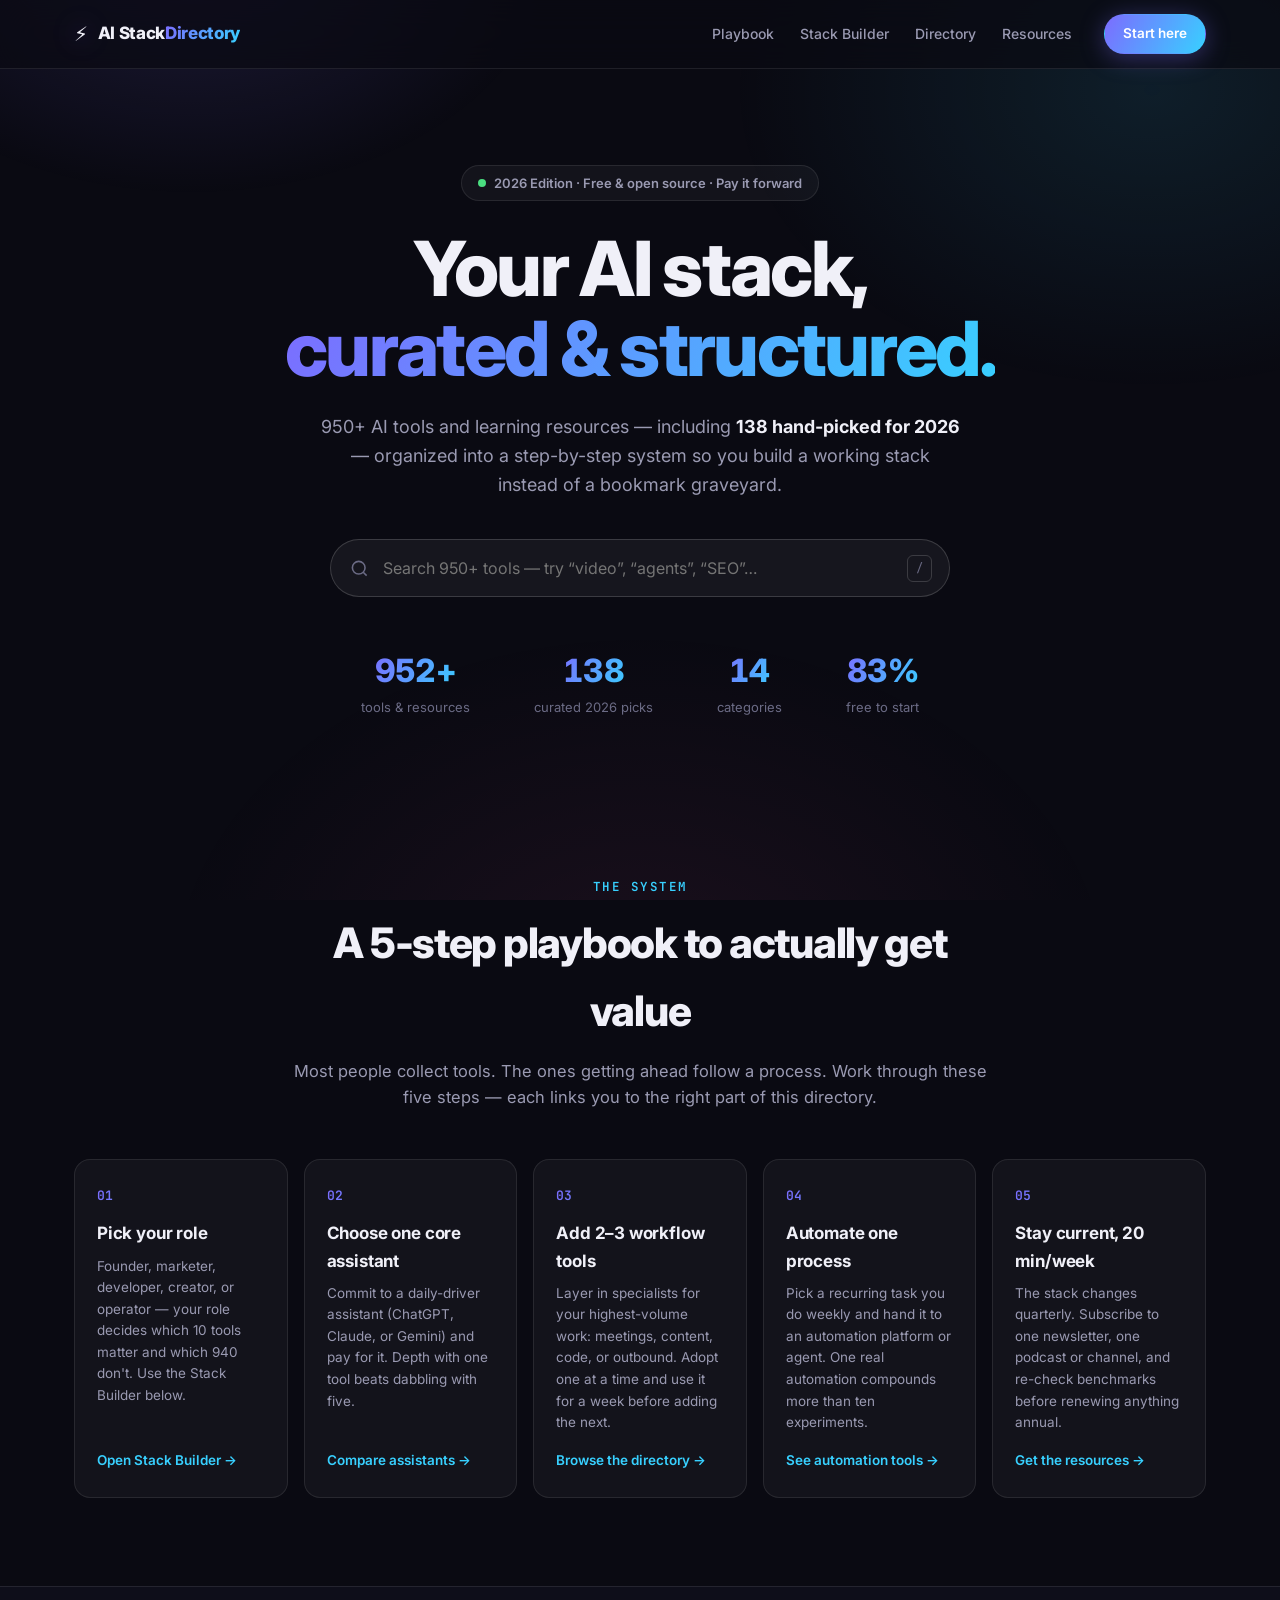
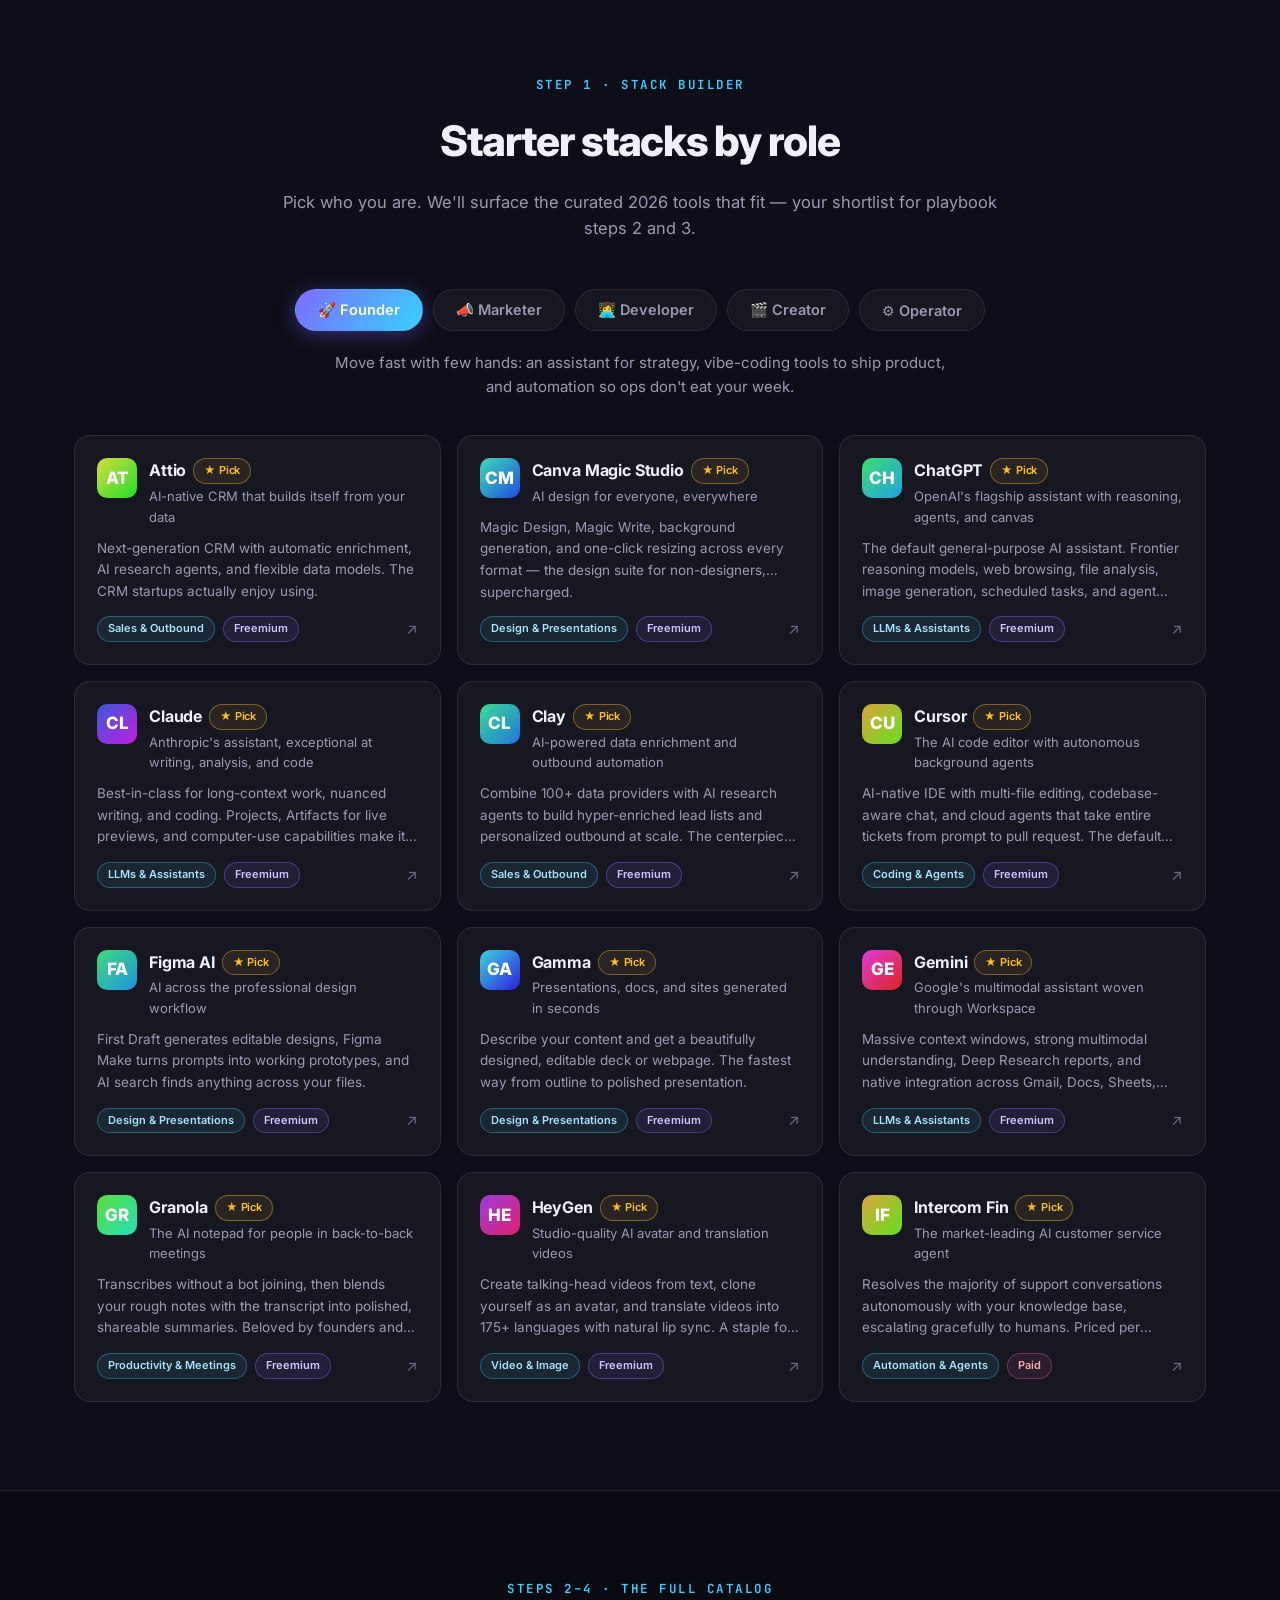
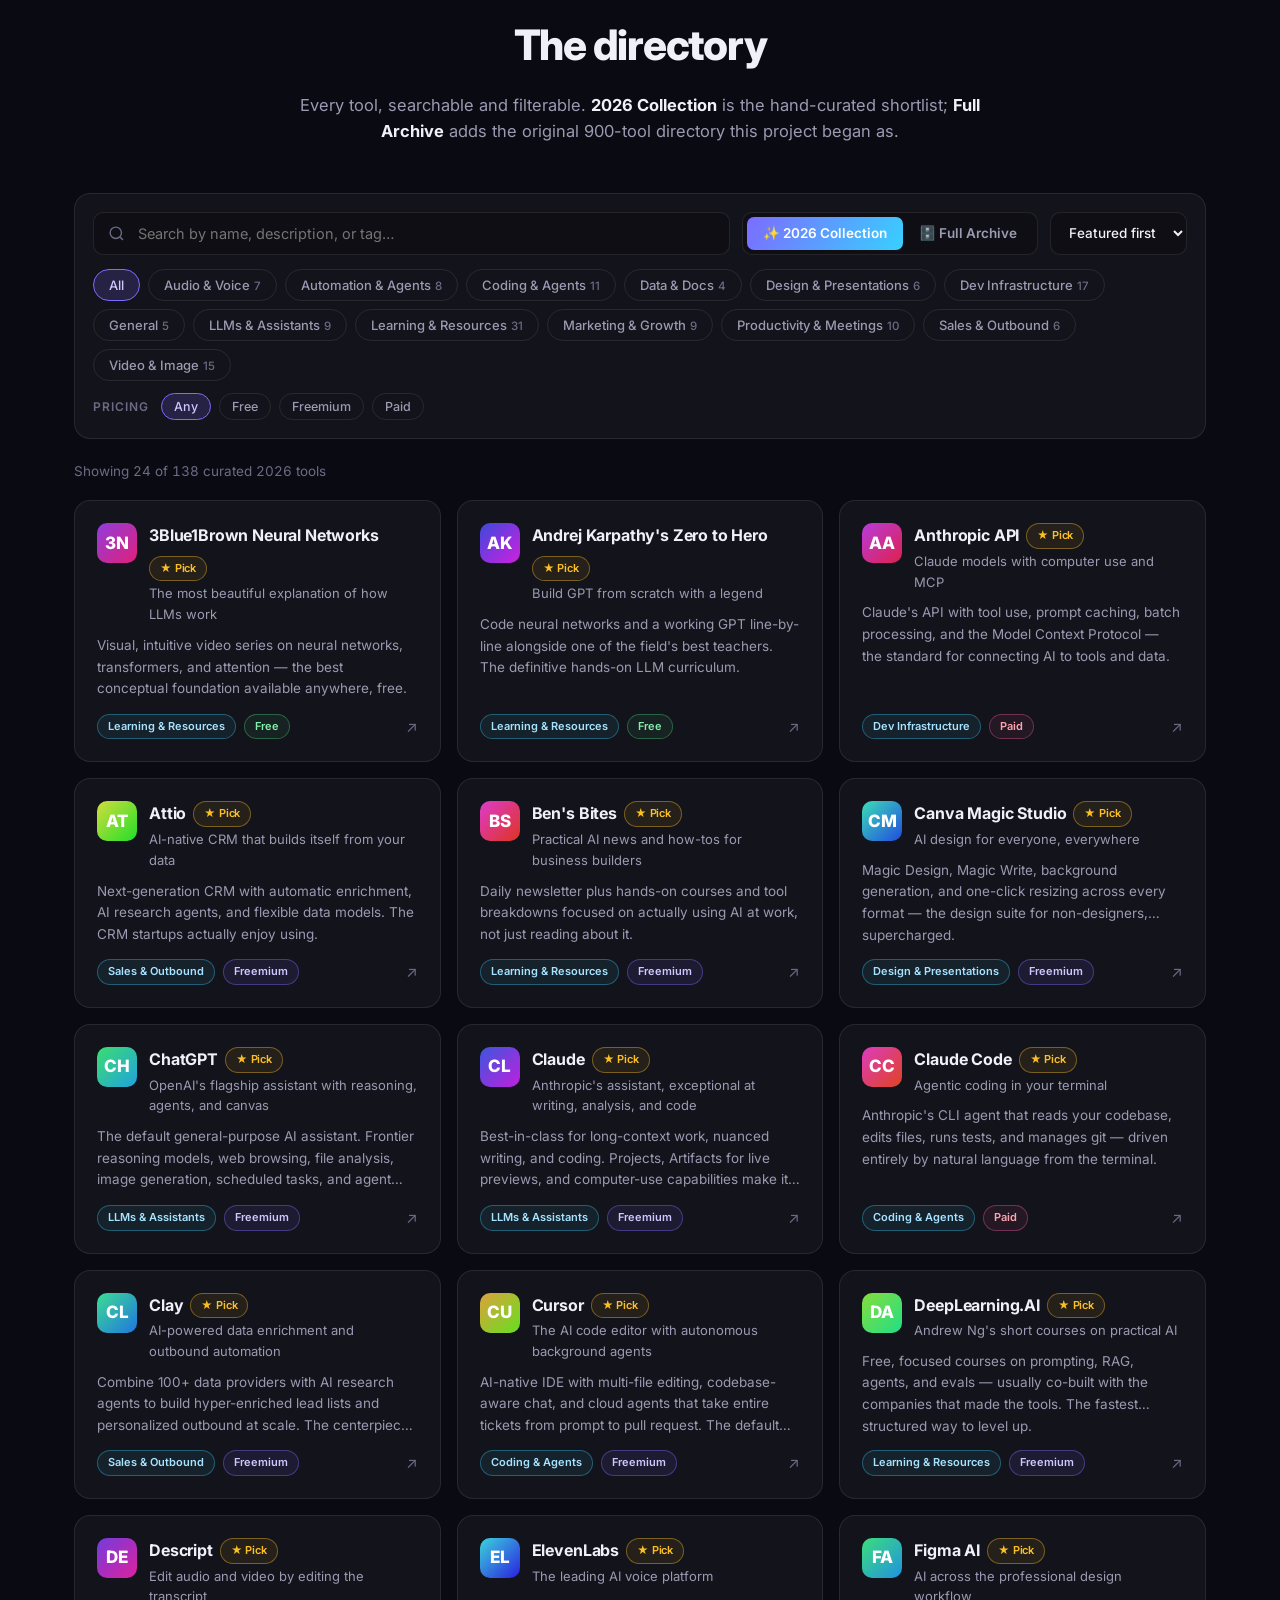
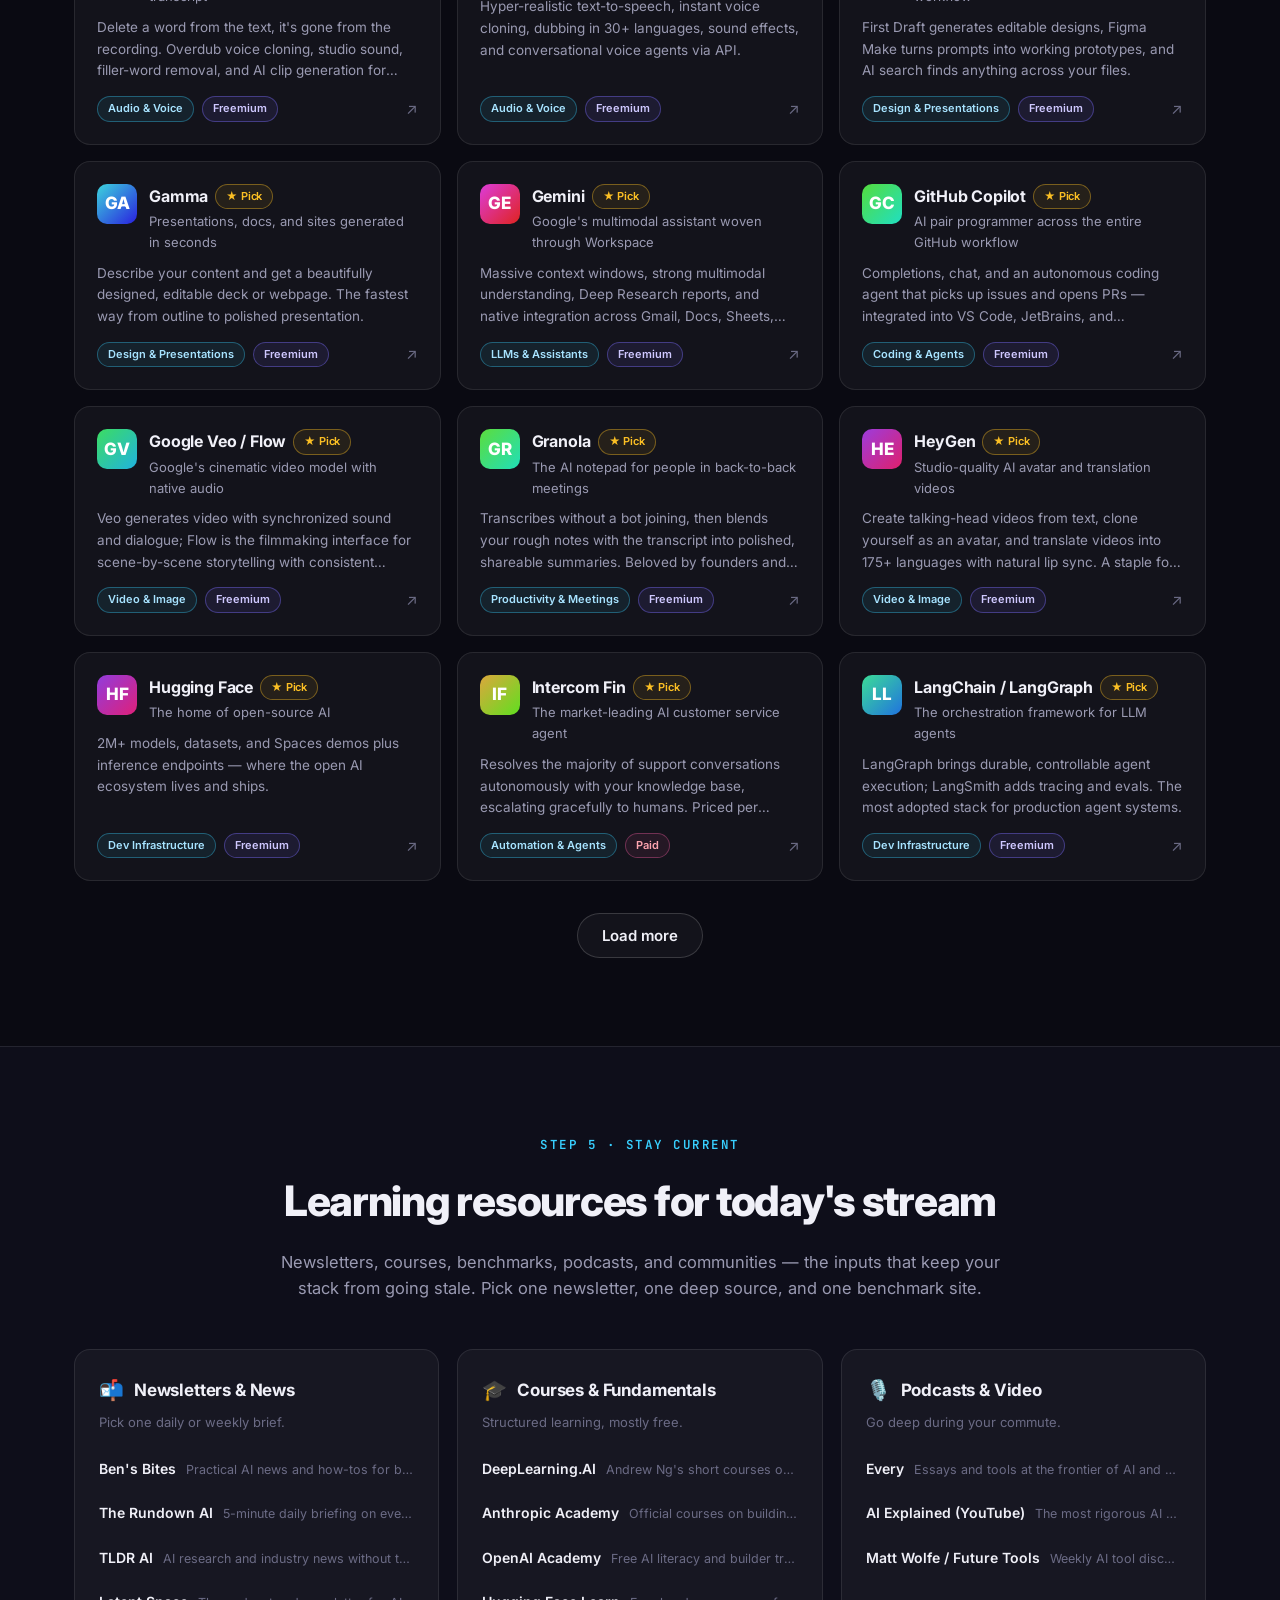
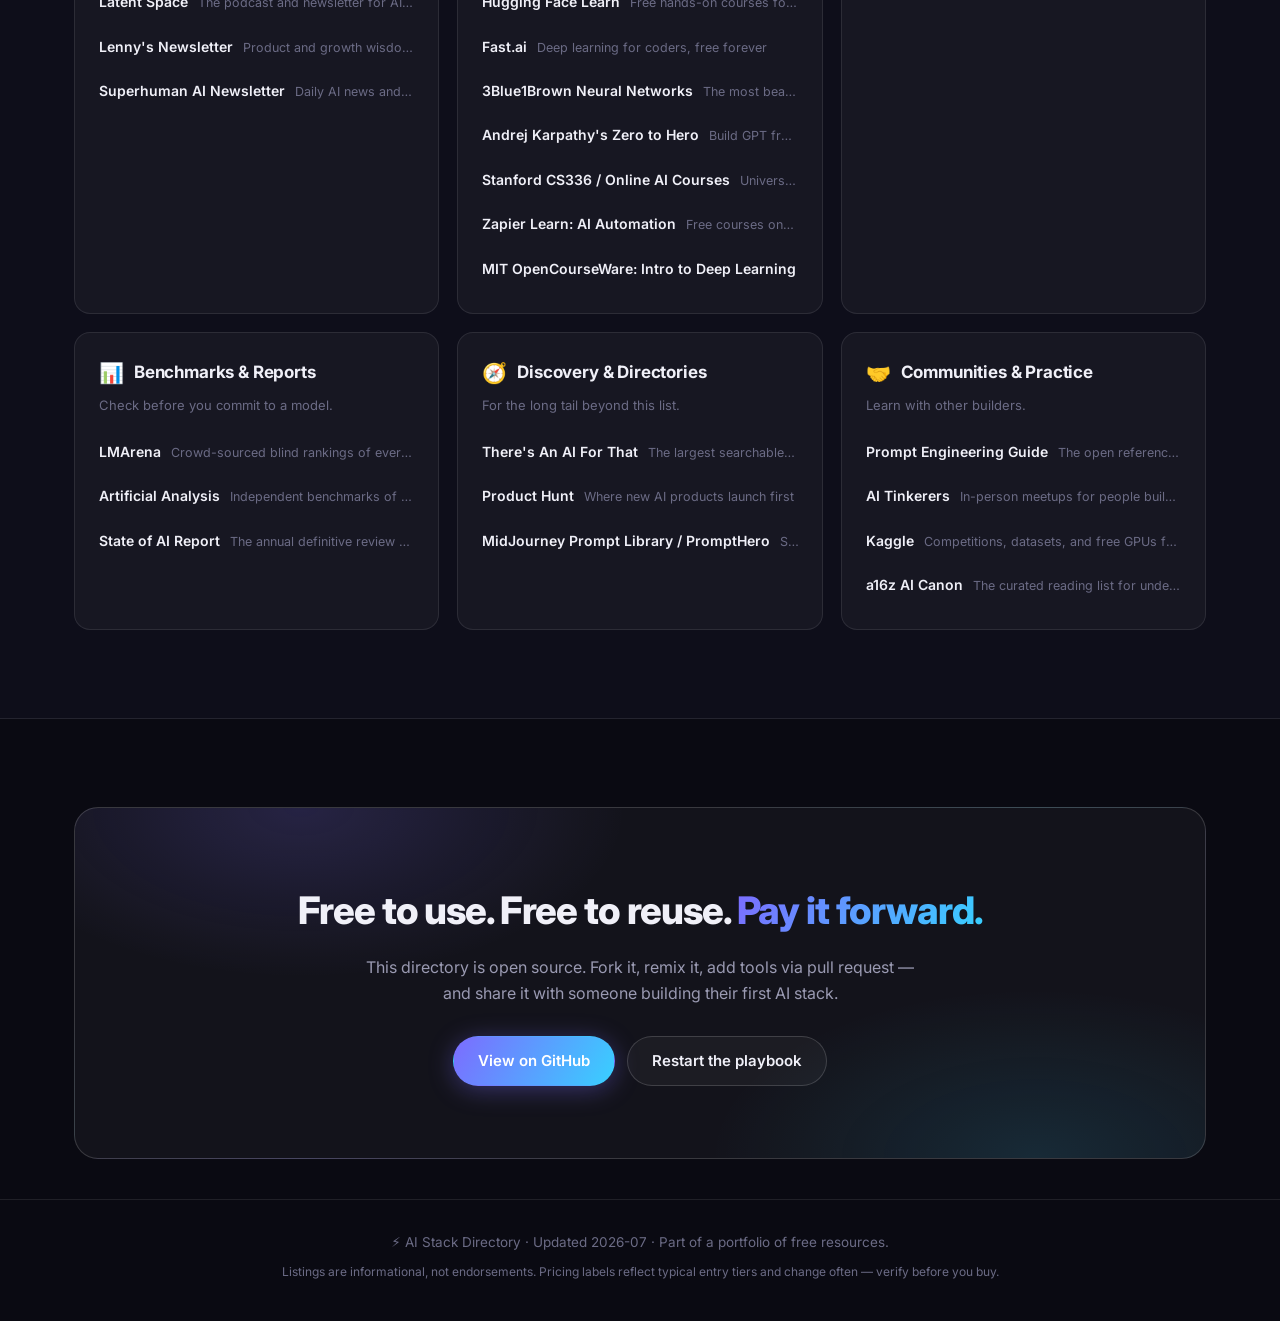
<file: index.html>
<!DOCTYPE html>
<html lang="en">
<head>
  <meta charset="UTF-8" />
  <meta name="viewport" content="width=device-width, initial-scale=1.0" />
  <title>The AI Stack Directory — 950+ Tools &amp; Resources, Curated for 2026</title>
  <meta name="description" content="A curated directory of 950+ AI tools and learning resources, rebuilt for 2026. Build your AI stack with persona-based recommendations and a structured 5-step playbook." />
  <meta property="og:title" content="The AI Stack Directory — Curated for 2026" />
  <meta property="og:description" content="950+ AI tools and resources with a structured process to actually get value from them." />
  <meta property="og:type" content="website" />
  <link rel="preconnect" href="https://fonts.googleapis.com" />
  <link rel="preconnect" href="https://fonts.gstatic.com" crossorigin />
  <link href="https://fonts.googleapis.com/css2?family=Inter:wght@400;500;600;700;800&family=JetBrains+Mono:wght@500;600&display=swap" rel="stylesheet" />
  <link rel="icon" href="data:image/svg+xml,<svg xmlns='http://www.w3.org/2000/svg' viewBox='0 0 100 100'><text y='.9em' font-size='90'>⚡</text></svg>" />
  <link rel="stylesheet" href="assets/styles.css" />
</head>
<body>

  <div class="bg-glow" aria-hidden="true"></div>

  <!-- ============ NAV ============ -->
  <header class="nav" id="top">
    <div class="nav-inner">
      <a class="brand" href="#top">
        <span class="brand-mark">⚡</span>
        <span class="brand-name">AI Stack<span class="brand-accent">Directory</span></span>
      </a>
      <nav class="nav-links">
        <a href="#playbook">Playbook</a>
        <a href="#stacks">Stack Builder</a>
        <a href="#directory">Directory</a>
        <a href="#resources">Resources</a>
      </nav>
      <a class="btn btn-sm btn-primary nav-cta" href="#playbook">Start here</a>
    </div>
  </header>

  <!-- ============ HERO ============ -->
  <section class="hero">
    <div class="container">
      <p class="hero-eyebrow"><span class="pulse-dot"></span> 2026 Edition · Free &amp; open source · Pay it forward</p>
      <h1 class="hero-title">Your AI stack,<br /><span class="gradient-text">curated &amp; structured.</span></h1>
      <p class="hero-sub">
        950+ AI tools and learning resources — including <strong>138 hand-picked for 2026</strong> —
        organized into a step-by-step system so you build a working stack instead of a bookmark graveyard.
      </p>
      <div class="hero-search">
        <svg class="search-icon" viewBox="0 0 24 24" fill="none" stroke="currentColor" stroke-width="2"><circle cx="11" cy="11" r="8"/><path d="m21 21-4.3-4.3"/></svg>
        <input id="hero-search" type="search" placeholder="Search 950+ tools — try “video”, “agents”, “SEO”…" autocomplete="off" />
        <kbd>/</kbd>
      </div>
      <div class="hero-stats" id="hero-stats">
        <div class="stat"><span class="stat-num" data-stat="total">—</span><span class="stat-label">tools &amp; resources</span></div>
        <div class="stat"><span class="stat-num" data-stat="curated">—</span><span class="stat-label">curated 2026 picks</span></div>
        <div class="stat"><span class="stat-num" data-stat="categories">—</span><span class="stat-label">categories</span></div>
        <div class="stat"><span class="stat-num" data-stat="free">—</span><span class="stat-label">free to start</span></div>
      </div>
    </div>
  </section>

  <!-- ============ PLAYBOOK ============ -->
  <section class="section" id="playbook">
    <div class="container">
      <div class="section-head">
        <p class="section-eyebrow">The system</p>
        <h2 class="section-title">A 5-step playbook to actually get value</h2>
        <p class="section-sub">Most people collect tools. The ones getting ahead follow a process. Work through these five steps — each links you to the right part of this directory.</p>
      </div>
      <ol class="playbook">
        <li class="play-card">
          <div class="play-num">01</div>
          <h3>Pick your role</h3>
          <p>Founder, marketer, developer, creator, or operator — your role decides which 10 tools matter and which 940 don't. Use the Stack Builder below.</p>
          <a class="play-link" href="#stacks">Open Stack Builder →</a>
        </li>
        <li class="play-card">
          <div class="play-num">02</div>
          <h3>Choose one core assistant</h3>
          <p>Commit to a daily-driver assistant (ChatGPT, Claude, or Gemini) and pay for it. Depth with one tool beats dabbling with five.</p>
          <a class="play-link" href="#directory" data-jump-category="LLMs &amp; Assistants">Compare assistants →</a>
        </li>
        <li class="play-card">
          <div class="play-num">03</div>
          <h3>Add 2–3 workflow tools</h3>
          <p>Layer in specialists for your highest-volume work: meetings, content, code, or outbound. Adopt one at a time and use it for a week before adding the next.</p>
          <a class="play-link" href="#directory">Browse the directory →</a>
        </li>
        <li class="play-card">
          <div class="play-num">04</div>
          <h3>Automate one process</h3>
          <p>Pick a recurring task you do weekly and hand it to an automation platform or agent. One real automation compounds more than ten experiments.</p>
          <a class="play-link" href="#directory" data-jump-category="Automation &amp; Agents">See automation tools →</a>
        </li>
        <li class="play-card">
          <div class="play-num">05</div>
          <h3>Stay current, 20 min/week</h3>
          <p>The stack changes quarterly. Subscribe to one newsletter, one podcast or channel, and re-check benchmarks before renewing anything annual.</p>
          <a class="play-link" href="#resources">Get the resources →</a>
        </li>
      </ol>
    </div>
  </section>

  <!-- ============ STACK BUILDER ============ -->
  <section class="section section-alt" id="stacks">
    <div class="container">
      <div class="section-head">
        <p class="section-eyebrow">Step 1 · Stack Builder</p>
        <h2 class="section-title">Starter stacks by role</h2>
        <p class="section-sub">Pick who you are. We'll surface the curated 2026 tools that fit — your shortlist for playbook steps 2 and 3.</p>
      </div>
      <div class="persona-picker" id="persona-picker" role="tablist" aria-label="Choose your role">
        <button class="persona-btn active" data-persona="founder" role="tab">🚀 Founder</button>
        <button class="persona-btn" data-persona="marketer" role="tab">📣 Marketer</button>
        <button class="persona-btn" data-persona="developer" role="tab">👩‍💻 Developer</button>
        <button class="persona-btn" data-persona="creator" role="tab">🎬 Creator</button>
        <button class="persona-btn" data-persona="ops" role="tab">⚙️ Operator</button>
      </div>
      <p class="persona-blurb" id="persona-blurb"></p>
      <div class="grid" id="stack-grid"></div>
    </div>
  </section>

  <!-- ============ DIRECTORY ============ -->
  <section class="section" id="directory">
    <div class="container">
      <div class="section-head">
        <p class="section-eyebrow">Steps 2–4 · The full catalog</p>
        <h2 class="section-title">The directory</h2>
        <p class="section-sub">Every tool, searchable and filterable. <strong>2026 Collection</strong> is the hand-curated shortlist; <strong>Full Archive</strong> adds the original 900-tool directory this project began as.</p>
      </div>

      <div class="toolbar">
        <div class="toolbar-row">
          <div class="search-box">
            <svg class="search-icon" viewBox="0 0 24 24" fill="none" stroke="currentColor" stroke-width="2"><circle cx="11" cy="11" r="8"/><path d="m21 21-4.3-4.3"/></svg>
            <input id="dir-search" type="search" placeholder="Search by name, description, or tag…" autocomplete="off" />
          </div>
          <div class="segmented" id="era-toggle" role="tablist" aria-label="Collection">
            <button class="seg-btn active" data-era="2026" role="tab">✨ 2026 Collection</button>
            <button class="seg-btn" data-era="all" role="tab">🗄️ Full Archive</button>
          </div>
          <select id="sort-select" class="select" aria-label="Sort">
            <option value="featured">Featured first</option>
            <option value="az">A → Z</option>
            <option value="category">By category</option>
          </select>
        </div>
        <div class="chip-row" id="category-chips"></div>
        <div class="chip-row chip-row-sub" id="pricing-chips">
          <span class="chip-row-label">Pricing</span>
          <button class="chip chip-sm active" data-pricing="">Any</button>
          <button class="chip chip-sm" data-pricing="Free">Free</button>
          <button class="chip chip-sm" data-pricing="Freemium">Freemium</button>
          <button class="chip chip-sm" data-pricing="Paid">Paid</button>
        </div>
      </div>

      <p class="result-count" id="result-count" role="status"></p>
      <div class="grid" id="dir-grid"></div>
      <div class="load-more-wrap">
        <button class="btn btn-ghost" id="load-more" hidden>Load more</button>
      </div>
      <p class="empty-state" id="empty-state" hidden>No tools match. Try clearing a filter or searching the Full Archive.</p>
    </div>
  </section>

  <!-- ============ RESOURCES ============ -->
  <section class="section section-alt" id="resources">
    <div class="container">
      <div class="section-head">
        <p class="section-eyebrow">Step 5 · Stay current</p>
        <h2 class="section-title">Learning resources for today's stream</h2>
        <p class="section-sub">Newsletters, courses, benchmarks, podcasts, and communities — the inputs that keep your stack from going stale. Pick one newsletter, one deep source, and one benchmark site.</p>
      </div>
      <div class="resource-lanes" id="resource-lanes"></div>
    </div>
  </section>

  <!-- ============ CTA / FOOTER ============ -->
  <section class="section cta-section">
    <div class="container">
      <div class="cta-card">
        <h2>Free to use. Free to reuse. <span class="gradient-text">Pay it forward.</span></h2>
        <p>This directory is open source. Fork it, remix it, add tools via pull request — and share it with someone building their first AI stack.</p>
        <div class="cta-actions">
          <a class="btn btn-primary" href="https://github.com/diamitani/aitooldirectory" id="repo-link" rel="noopener">View on GitHub</a>
          <a class="btn btn-ghost" href="#playbook">Restart the playbook</a>
        </div>
      </div>
    </div>
  </section>

  <footer class="footer">
    <div class="container footer-inner">
      <p>⚡ AI Stack Directory · <span id="footer-updated"></span> · Part of a portfolio of free resources.</p>
      <p class="footer-note">Listings are informational, not endorsements. Pricing labels reflect typical entry tiers and change often — verify before you buy.</p>
    </div>
  </footer>

  <script src="assets/data.js"></script>
  <script src="assets/app.js"></script>
</body>
</html>
</file>
<file: assets/styles.css>
/* ============================================================
   AI Stack Directory — 2026 Edition
   Dark, glassy, gradient-accented SaaS aesthetic.
   ============================================================ */

:root {
  --bg: #0a0a12;
  --bg-alt: #0e0e1a;
  --surface: rgba(255, 255, 255, 0.04);
  --surface-hover: rgba(255, 255, 255, 0.07);
  --border: rgba(255, 255, 255, 0.09);
  --border-strong: rgba(255, 255, 255, 0.16);
  --text: #f0f0f8;
  --text-dim: #9a9ab2;
  --text-faint: #6b6b85;
  --accent-1: #7c6cff;
  --accent-2: #38d0ff;
  --accent-3: #ff5ea8;
  --gradient: linear-gradient(120deg, var(--accent-1), var(--accent-2));
  --gradient-warm: linear-gradient(120deg, var(--accent-3), var(--accent-1));
  --radius: 16px;
  --radius-sm: 10px;
  --font: "Inter", system-ui, -apple-system, sans-serif;
  --mono: "JetBrains Mono", ui-monospace, monospace;
  --shadow-card: 0 8px 32px rgba(0, 0, 0, 0.35);
}

* { box-sizing: border-box; margin: 0; padding: 0; }

html { scroll-behavior: smooth; scroll-padding-top: 84px; }

body {
  font-family: var(--font);
  background: var(--bg);
  color: var(--text);
  line-height: 1.6;
  -webkit-font-smoothing: antialiased;
  overflow-x: hidden;
}

.container { max-width: 1180px; margin: 0 auto; padding: 0 24px; }

/* ---------- ambient background ---------- */
.bg-glow {
  position: fixed; inset: 0; z-index: -1; pointer-events: none;
  background:
    radial-gradient(600px 400px at 15% -5%, rgba(124, 108, 255, 0.16), transparent 60%),
    radial-gradient(700px 500px at 90% 10%, rgba(56, 208, 255, 0.10), transparent 60%),
    radial-gradient(800px 600px at 50% 110%, rgba(255, 94, 168, 0.07), transparent 60%);
}

/* ---------- nav ---------- */
.nav {
  position: sticky; top: 0; z-index: 50;
  backdrop-filter: blur(16px);
  -webkit-backdrop-filter: blur(16px);
  background: rgba(10, 10, 18, 0.72);
  border-bottom: 1px solid var(--border);
}
.nav-inner {
  max-width: 1180px; margin: 0 auto; padding: 14px 24px;
  display: flex; align-items: center; gap: 32px;
}
.brand { display: flex; align-items: center; gap: 10px; text-decoration: none; color: var(--text); font-weight: 800; font-size: 17px; letter-spacing: -0.02em; }
.brand-mark { font-size: 20px; filter: drop-shadow(0 0 12px rgba(124, 108, 255, 0.8)); }
.brand-accent { background: var(--gradient); -webkit-background-clip: text; background-clip: text; color: transparent; }
.nav-links { display: flex; gap: 26px; margin-left: auto; }
.nav-links a { color: var(--text-dim); text-decoration: none; font-size: 14px; font-weight: 500; transition: color 0.15s; }
.nav-links a:hover { color: var(--text); }
.nav-cta { flex-shrink: 0; }

/* ---------- buttons ---------- */
.btn {
  display: inline-flex; align-items: center; justify-content: center; gap: 8px;
  padding: 12px 24px; border-radius: 999px; border: 1px solid transparent;
  font-family: var(--font); font-size: 15px; font-weight: 600;
  text-decoration: none; cursor: pointer; transition: all 0.18s ease;
}
.btn-sm { padding: 8px 18px; font-size: 13.5px; }
.btn-primary {
  background: var(--gradient); color: #fff;
  box-shadow: 0 4px 24px rgba(124, 108, 255, 0.35);
}
.btn-primary:hover { transform: translateY(-1px); box-shadow: 0 8px 32px rgba(124, 108, 255, 0.5); }
.btn-ghost { background: var(--surface); color: var(--text); border-color: var(--border-strong); }
.btn-ghost:hover { background: var(--surface-hover); }

/* ---------- hero ---------- */
.hero { padding: 96px 0 72px; text-align: center; }
.hero-eyebrow {
  display: inline-flex; align-items: center; gap: 8px;
  font-size: 13px; font-weight: 600; color: var(--text-dim);
  border: 1px solid var(--border); border-radius: 999px;
  padding: 7px 16px; margin-bottom: 28px; background: var(--surface);
}
.pulse-dot {
  width: 8px; height: 8px; border-radius: 50%; background: #4ade80;
  box-shadow: 0 0 0 0 rgba(74, 222, 128, 0.6); animation: pulse 2s infinite;
}
@keyframes pulse {
  0% { box-shadow: 0 0 0 0 rgba(74, 222, 128, 0.55); }
  70% { box-shadow: 0 0 0 9px rgba(74, 222, 128, 0); }
  100% { box-shadow: 0 0 0 0 rgba(74, 222, 128, 0); }
}
.hero-title {
  font-size: clamp(40px, 7vw, 76px); font-weight: 800;
  letter-spacing: -0.035em; line-height: 1.05; margin-bottom: 24px;
}
.gradient-text { background: var(--gradient); -webkit-background-clip: text; background-clip: text; color: transparent; }
.hero-sub { max-width: 640px; margin: 0 auto 40px; font-size: 18px; color: var(--text-dim); }
.hero-sub strong { color: var(--text); }

.hero-search {
  position: relative; max-width: 620px; margin: 0 auto 48px;
  display: flex; align-items: center;
}
.hero-search input {
  width: 100%; padding: 18px 56px 18px 52px;
  background: rgba(255, 255, 255, 0.05); border: 1px solid var(--border-strong);
  border-radius: 999px; color: var(--text); font-family: var(--font); font-size: 16px;
  outline: none; transition: border-color 0.15s, box-shadow 0.15s;
}
.hero-search input:focus { border-color: var(--accent-1); box-shadow: 0 0 0 4px rgba(124, 108, 255, 0.18); }
.hero-search .search-icon { position: absolute; left: 20px; width: 19px; height: 19px; color: var(--text-faint); }
.hero-search kbd {
  position: absolute; right: 18px; font-family: var(--mono); font-size: 12px;
  color: var(--text-faint); border: 1px solid var(--border-strong);
  border-radius: 6px; padding: 3px 8px;
}

.hero-stats { display: flex; justify-content: center; gap: clamp(24px, 5vw, 64px); flex-wrap: wrap; }
.stat { display: flex; flex-direction: column; align-items: center; }
.stat-num { font-size: 32px; font-weight: 800; letter-spacing: -0.02em; font-variant-numeric: tabular-nums; background: var(--gradient); -webkit-background-clip: text; background-clip: text; color: transparent; }
.stat-label { font-size: 13px; color: var(--text-faint); }

/* ---------- sections ---------- */
.section { padding: 88px 0; }
.section-alt { background: var(--bg-alt); border-top: 1px solid var(--border); border-bottom: 1px solid var(--border); }
.section-head { max-width: 720px; margin: 0 auto 48px; text-align: center; }
.section-eyebrow {
  font-family: var(--mono); font-size: 12.5px; font-weight: 600; text-transform: uppercase;
  letter-spacing: 0.12em; color: var(--accent-2); margin-bottom: 12px;
}
.section-title { font-size: clamp(28px, 4vw, 42px); font-weight: 800; letter-spacing: -0.03em; margin-bottom: 14px; }
.section-sub { color: var(--text-dim); font-size: 16.5px; }
.section-sub strong { color: var(--text); }

/* ---------- playbook ---------- */
.playbook {
  list-style: none;
  display: grid; grid-template-columns: repeat(auto-fit, minmax(210px, 1fr)); gap: 16px;
  counter-reset: step;
}
.play-card {
  position: relative; padding: 26px 22px;
  background: var(--surface); border: 1px solid var(--border); border-radius: var(--radius);
  transition: transform 0.18s ease, border-color 0.18s ease, background 0.18s;
  display: flex; flex-direction: column;
}
.play-card:hover { transform: translateY(-4px); border-color: var(--border-strong); background: var(--surface-hover); }
.play-num {
  font-family: var(--mono); font-size: 13px; font-weight: 600;
  background: var(--gradient); -webkit-background-clip: text; background-clip: text; color: transparent;
  margin-bottom: 14px;
}
.play-card h3 { font-size: 17px; font-weight: 700; letter-spacing: -0.01em; margin-bottom: 8px; }
.play-card p { font-size: 13.5px; color: var(--text-dim); flex: 1; margin-bottom: 16px; }
.play-link { font-size: 13.5px; font-weight: 600; color: var(--accent-2); text-decoration: none; }
.play-link:hover { text-decoration: underline; }

/* ---------- persona picker ---------- */
.persona-picker { display: flex; justify-content: center; gap: 10px; flex-wrap: wrap; margin-bottom: 20px; }
.persona-btn {
  padding: 11px 22px; border-radius: 999px; font-family: var(--font);
  font-size: 14.5px; font-weight: 600; cursor: pointer;
  background: var(--surface); color: var(--text-dim); border: 1px solid var(--border);
  transition: all 0.15s;
}
.persona-btn:hover { color: var(--text); border-color: var(--border-strong); }
.persona-btn.active {
  background: var(--gradient); color: #fff; border-color: transparent;
  box-shadow: 0 4px 20px rgba(124, 108, 255, 0.35);
}
.persona-blurb { text-align: center; color: var(--text-dim); font-size: 15px; max-width: 620px; margin: 0 auto 36px; min-height: 24px; }

/* ---------- toolbar ---------- */
.toolbar {
  background: var(--surface); border: 1px solid var(--border); border-radius: var(--radius);
  padding: 18px; margin-bottom: 22px;
}
.toolbar-row { display: flex; gap: 12px; flex-wrap: wrap; margin-bottom: 14px; }
.search-box { position: relative; flex: 1 1 260px; display: flex; align-items: center; }
.search-box input {
  width: 100%; padding: 12px 16px 12px 44px;
  background: rgba(0, 0, 0, 0.25); border: 1px solid var(--border); border-radius: var(--radius-sm);
  color: var(--text); font-family: var(--font); font-size: 14.5px; outline: none;
  transition: border-color 0.15s;
}
.search-box input:focus { border-color: var(--accent-1); }
.search-box .search-icon { position: absolute; left: 15px; width: 17px; height: 17px; color: var(--text-faint); }

.segmented { display: inline-flex; background: rgba(0, 0, 0, 0.25); border: 1px solid var(--border); border-radius: var(--radius-sm); padding: 4px; }
.seg-btn {
  padding: 8px 16px; border: none; border-radius: 7px; cursor: pointer;
  background: transparent; color: var(--text-dim);
  font-family: var(--font); font-size: 13.5px; font-weight: 600; transition: all 0.15s; white-space: nowrap;
}
.seg-btn.active { background: var(--gradient); color: #fff; }

.select {
  padding: 10px 14px; background: rgba(0, 0, 0, 0.25); border: 1px solid var(--border);
  border-radius: var(--radius-sm); color: var(--text); font-family: var(--font);
  font-size: 13.5px; font-weight: 500; cursor: pointer; outline: none;
}
.select option { background: #14141f; }

.chip-row { display: flex; gap: 8px; flex-wrap: wrap; align-items: center; }
.chip-row-sub { margin-top: 12px; }
.chip-row-label { font-size: 12px; font-weight: 600; text-transform: uppercase; letter-spacing: 0.08em; color: var(--text-faint); margin-right: 4px; }
.chip {
  padding: 7px 15px; border-radius: 999px; cursor: pointer;
  background: transparent; color: var(--text-dim); border: 1px solid var(--border);
  font-family: var(--font); font-size: 13px; font-weight: 500; transition: all 0.15s;
}
.chip:hover { color: var(--text); border-color: var(--border-strong); }
.chip.active { background: rgba(124, 108, 255, 0.18); border-color: var(--accent-1); color: #cfc8ff; }
.chip-sm { padding: 5px 12px; font-size: 12.5px; }
.chip .chip-count { color: var(--text-faint); font-size: 11.5px; margin-left: 4px; }

.result-count { font-size: 13.5px; color: var(--text-faint); margin-bottom: 18px; font-variant-numeric: tabular-nums; }

/* ---------- cards grid ---------- */
.grid { display: grid; grid-template-columns: repeat(auto-fill, minmax(300px, 1fr)); gap: 16px; }

.card {
  position: relative; display: flex; flex-direction: column;
  padding: 22px; background: var(--surface); border: 1px solid var(--border);
  border-radius: var(--radius); text-decoration: none; color: inherit;
  transition: transform 0.18s ease, border-color 0.18s, background 0.18s, box-shadow 0.18s;
}
.card:hover {
  transform: translateY(-4px); border-color: rgba(124, 108, 255, 0.5);
  background: var(--surface-hover); box-shadow: var(--shadow-card);
}
.card-top { display: flex; align-items: flex-start; gap: 12px; margin-bottom: 10px; }
.card-logo {
  width: 40px; height: 40px; border-radius: 10px; flex-shrink: 0;
  display: flex; align-items: center; justify-content: center;
  font-weight: 800; font-size: 17px; color: #fff;
  background: linear-gradient(135deg, var(--logo-a, #7c6cff), var(--logo-b, #38d0ff));
}
.card-title-wrap { min-width: 0; }
.card-name { font-size: 16px; font-weight: 700; letter-spacing: -0.01em; display: flex; align-items: center; gap: 7px; flex-wrap: wrap; }
.card-tagline { font-size: 13px; color: var(--text-dim); margin-top: 2px; }
.card-desc {
  font-size: 13.5px; color: var(--text-dim); flex: 1; margin-bottom: 14px;
  display: -webkit-box; -webkit-line-clamp: 3; -webkit-box-orient: vertical; overflow: hidden;
}
.card-foot { display: flex; align-items: center; gap: 8px; flex-wrap: wrap; }
.badge {
  font-size: 11px; font-weight: 600; padding: 3px 10px; border-radius: 999px;
  border: 1px solid var(--border); color: var(--text-dim); white-space: nowrap;
}
.badge-cat { color: #a7e3ff; border-color: rgba(56, 208, 255, 0.35); background: rgba(56, 208, 255, 0.08); }
.badge-free { color: #86efac; border-color: rgba(74, 222, 128, 0.35); background: rgba(74, 222, 128, 0.08); }
.badge-freemium { color: #cfc8ff; border-color: rgba(124, 108, 255, 0.4); background: rgba(124, 108, 255, 0.1); }
.badge-paid { color: #fda4af; border-color: rgba(255, 94, 168, 0.35); background: rgba(255, 94, 168, 0.08); }
.badge-featured {
  color: #fbbf24; border-color: rgba(251, 191, 36, 0.4); background: rgba(251, 191, 36, 0.08);
}
.card-arrow {
  margin-left: auto; color: var(--text-faint); font-size: 15px;
  transition: transform 0.18s, color 0.18s;
}
.card:hover .card-arrow { transform: translate(3px, -3px); color: var(--accent-2); }

.load-more-wrap { display: flex; justify-content: center; margin-top: 32px; }
.empty-state { text-align: center; color: var(--text-faint); padding: 48px 0; font-size: 15px; }

/* ---------- resources ---------- */
.resource-lanes { display: grid; grid-template-columns: repeat(auto-fit, minmax(300px, 1fr)); gap: 18px; }
.lane {
  background: var(--surface); border: 1px solid var(--border); border-radius: var(--radius);
  padding: 24px; display: flex; flex-direction: column;
}
.lane-head { display: flex; align-items: center; gap: 10px; margin-bottom: 6px; }
.lane-icon { font-size: 20px; }
.lane h3 { font-size: 17px; font-weight: 700; letter-spacing: -0.01em; }
.lane-sub { font-size: 13px; color: var(--text-faint); margin-bottom: 16px; }
.lane-list { list-style: none; display: flex; flex-direction: column; gap: 4px; }
.lane-item {
  display: flex; align-items: baseline; gap: 10px; padding: 9px 10px; margin: 0 -10px;
  border-radius: var(--radius-sm); text-decoration: none; transition: background 0.15s;
}
.lane-item:hover { background: var(--surface-hover); }
.lane-item-name { font-size: 14px; font-weight: 600; color: var(--text); white-space: nowrap; }
.lane-item-desc { font-size: 12.5px; color: var(--text-faint); overflow: hidden; text-overflow: ellipsis; white-space: nowrap; }

/* ---------- CTA & footer ---------- */
.cta-section { padding-bottom: 40px; }
.cta-card {
  text-align: center; padding: clamp(40px, 6vw, 72px);
  border-radius: 24px; border: 1px solid var(--border-strong);
  background:
    radial-gradient(500px 260px at 20% 0%, rgba(124, 108, 255, 0.18), transparent 65%),
    radial-gradient(500px 260px at 85% 100%, rgba(56, 208, 255, 0.12), transparent 65%),
    var(--surface);
}
.cta-card h2 { font-size: clamp(26px, 4vw, 38px); font-weight: 800; letter-spacing: -0.03em; margin-bottom: 14px; }
.cta-card p { color: var(--text-dim); max-width: 560px; margin: 0 auto 30px; }
.cta-actions { display: flex; justify-content: center; gap: 12px; flex-wrap: wrap; }

.footer { border-top: 1px solid var(--border); padding: 32px 0 40px; }
.footer-inner { text-align: center; color: var(--text-faint); font-size: 13.5px; }
.footer-note { margin-top: 8px; font-size: 12px; }

/* ---------- responsive ---------- */
@media (max-width: 720px) {
  .nav-links { display: none; }
  .hero { padding: 64px 0 48px; }
  .section { padding: 60px 0; }
  .toolbar-row { flex-direction: column; }
  .segmented { width: 100%; }
  .seg-btn { flex: 1; }
}

@media (prefers-reduced-motion: reduce) {
  html { scroll-behavior: auto; }
  *, *::before, *::after { animation: none !important; transition: none !important; }
}
</file>
